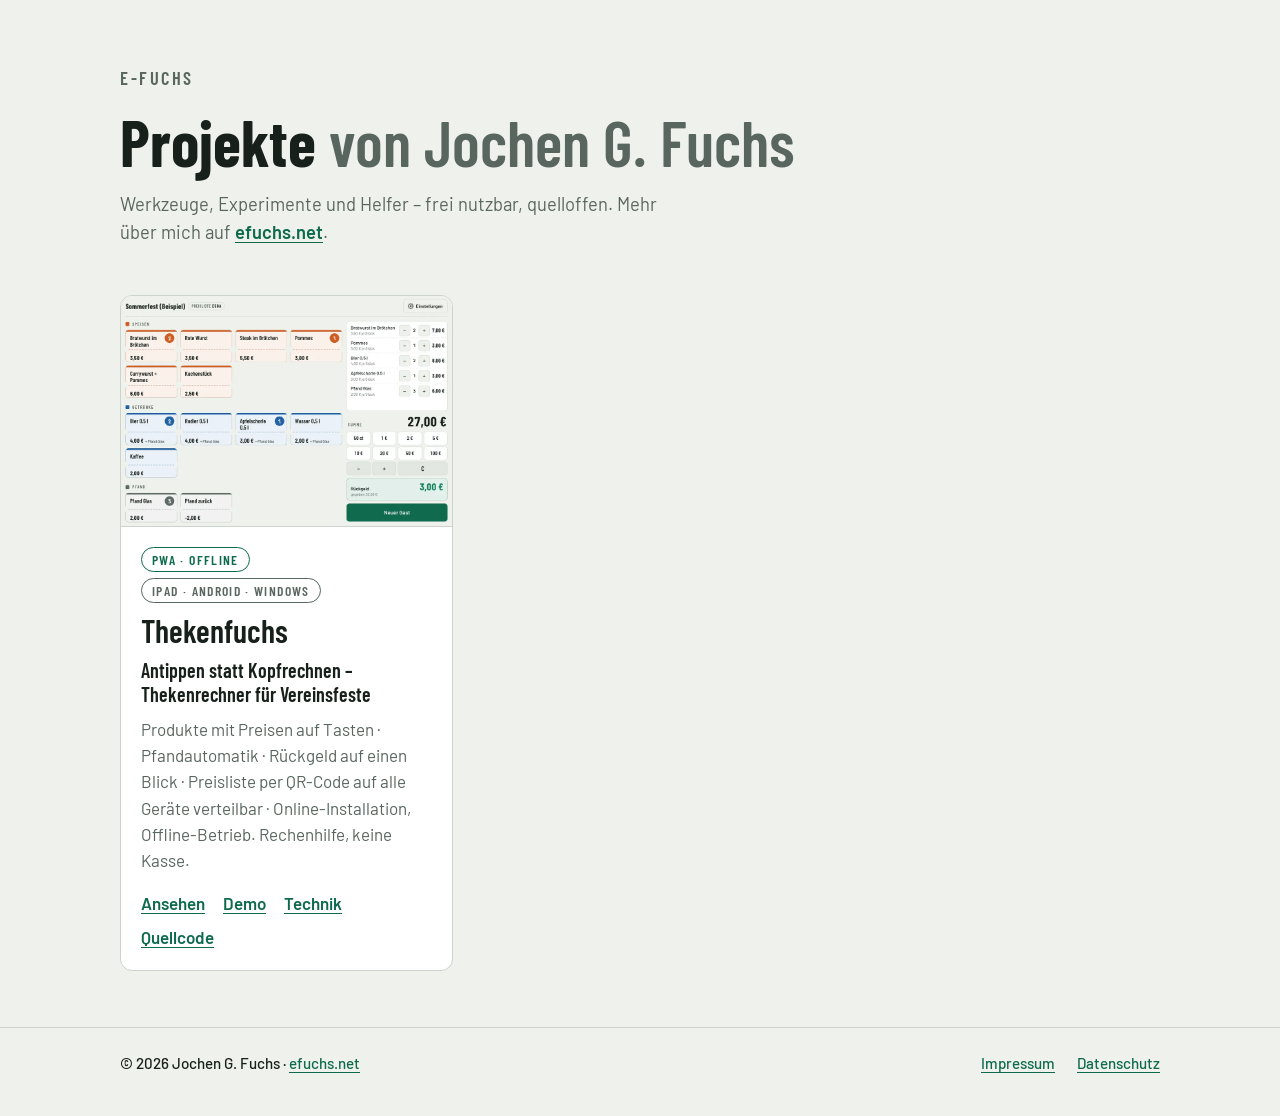
<file: index.html>
<!doctype html>
<html lang="de">
<head>
<meta charset="utf-8">
<meta name="viewport" content="width=device-width,initial-scale=1,viewport-fit=cover">
<title>e-fuchs · Projekte</title>
<meta name="description" content="Werkzeuge, Experimente und Helfer von Jochen G. Fuchs – frei nutzbar, quelloffen.">
<meta name="author" content="Jochen G. Fuchs, efuchs.net">
<meta name="theme-color" content="#EEF1EC" media="(prefers-color-scheme: light)">
<meta name="theme-color" content="#101513" media="(prefers-color-scheme: dark)">
<link rel="stylesheet" href="assets/style.css">
</head>
<body>
<a class="skip" href="#projekte">Zu den Projekten</a>

<header class="head">
  <div class="wrap">
    <p class="mark">e-fuchs</p>
    <h1>Projekte <span>von Jochen G. Fuchs</span></h1>
    <p>Werkzeuge, Experimente und Helfer – frei nutzbar, quelloffen. Mehr über mich auf <a href="https://efuchs.net">efuchs.net</a>.</p>
  </div>
</header>

<main id="projekte">
  <div class="wrap projects">

    <article class="project">
      <picture>
        <source srcset="assets/projects/thekenfuchs-dark.webp" media="(prefers-color-scheme: dark)">
        <img src="assets/projects/thekenfuchs.webp" width="960" height="667" loading="lazy"
             alt="Thekenfuchs auf dem iPad: Marken für Speisen, Getränke und Pfand, rechts Summe und Rückgeld.">
      </picture>
      <div class="project-body">
        <p class="badges"><span class="badge">PWA · offline</span><span class="badge muted">iPad · Android · Windows</span></p>
        <h2><a href="thekenfuchs/">Thekenfuchs</a></h2>
        <p class="sub">Antippen statt Kopfrechnen – Thekenrechner für Vereinsfeste</p>
        <p class="desc">Produkte mit Preisen auf Tasten · Pfandautomatik · Rückgeld auf einen Blick · Preisliste per QR-Code auf alle Geräte verteilbar · Online-Installation, Offline-Betrieb. Rechenhilfe, keine Kasse.</p>
        <p class="links">
          <a href="thekenfuchs/">Ansehen</a>
          <a href="thekenfuchs/demo/">Demo</a>
          <a href="thekenfuchs/technik/">Technik</a>
          <a href="https://github.com/E-Fuchs/thekenfuchs">Quellcode</a>
        </p>
      </div>
    </article>

  </div>
</main>

<footer class="foot">
  <div class="wrap">
    <span class="who">© 2026 Jochen G. Fuchs · <a href="https://efuchs.net">efuchs.net</a></span>
    <a href="https://efuchs.net/impressum/">Impressum</a>
    <a href="datenschutz.html">Datenschutz</a>
  </div>
</footer>
</body>
</html>
</file>
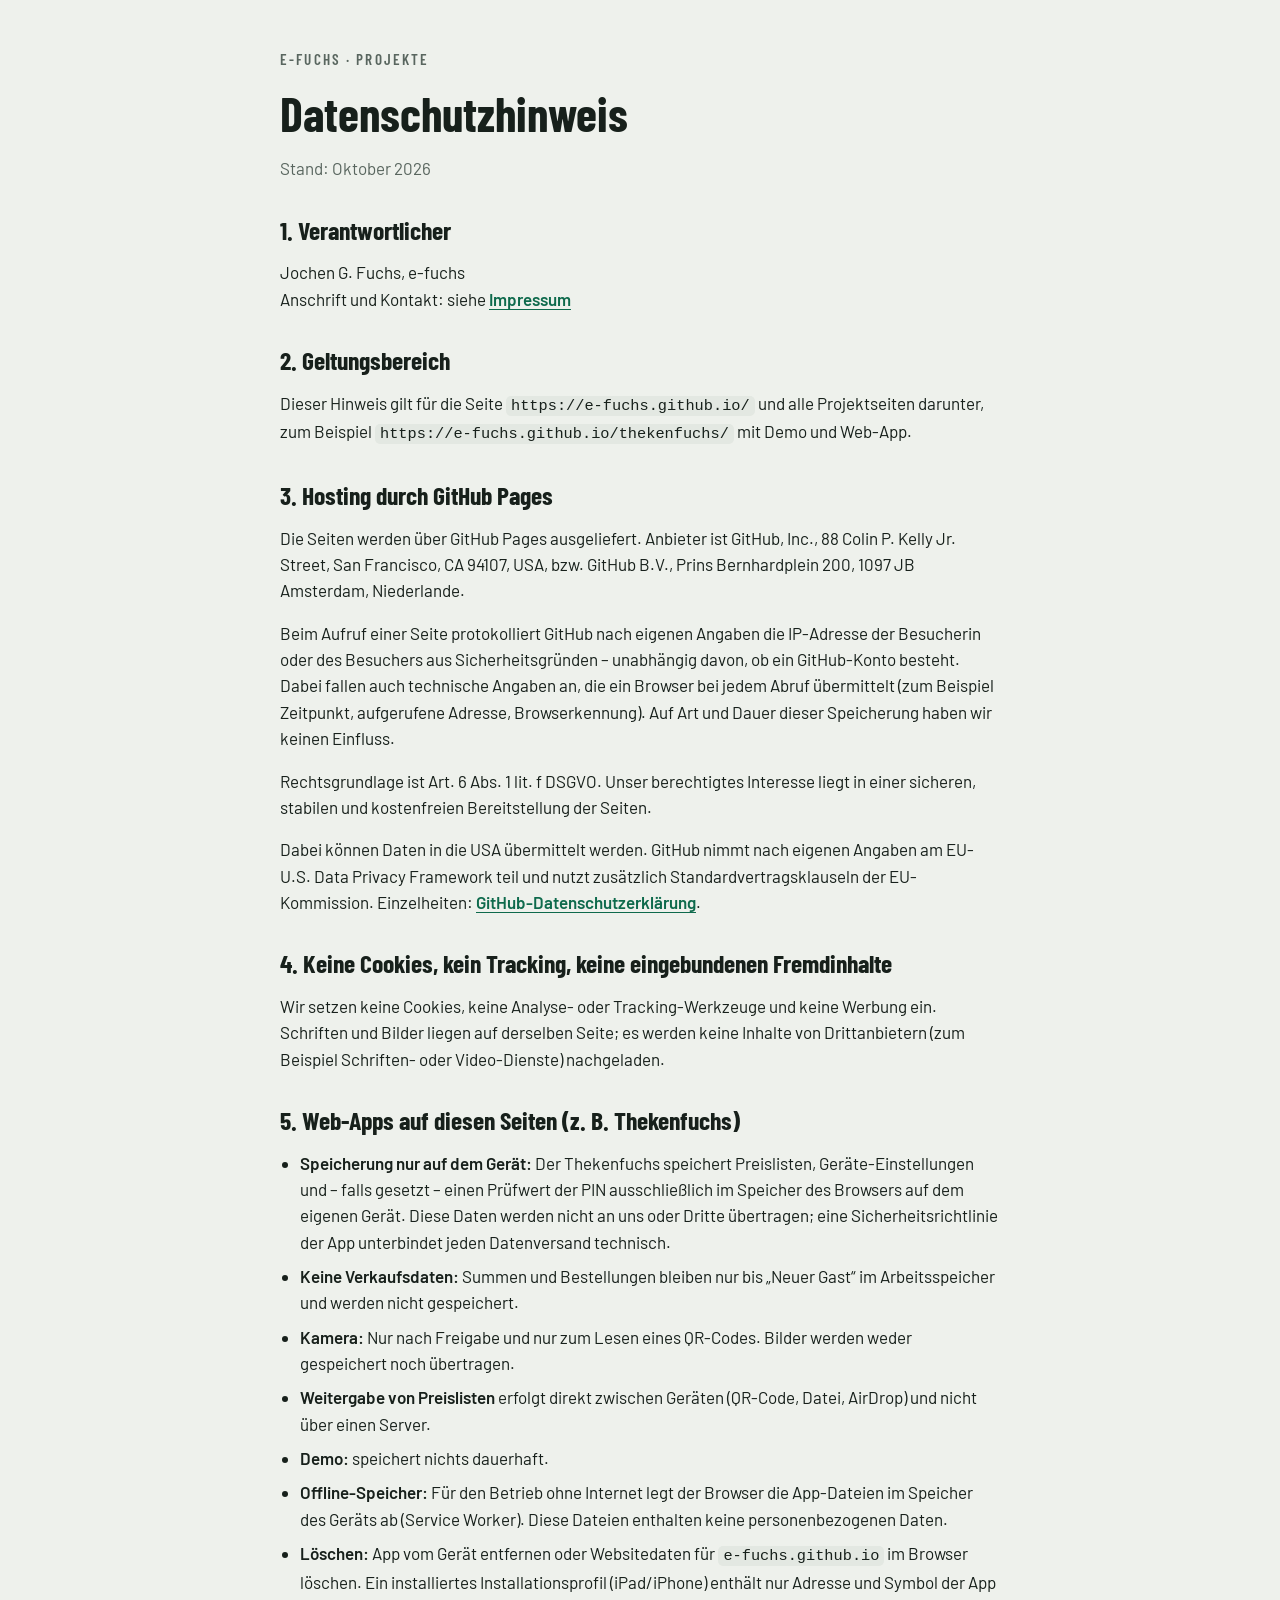
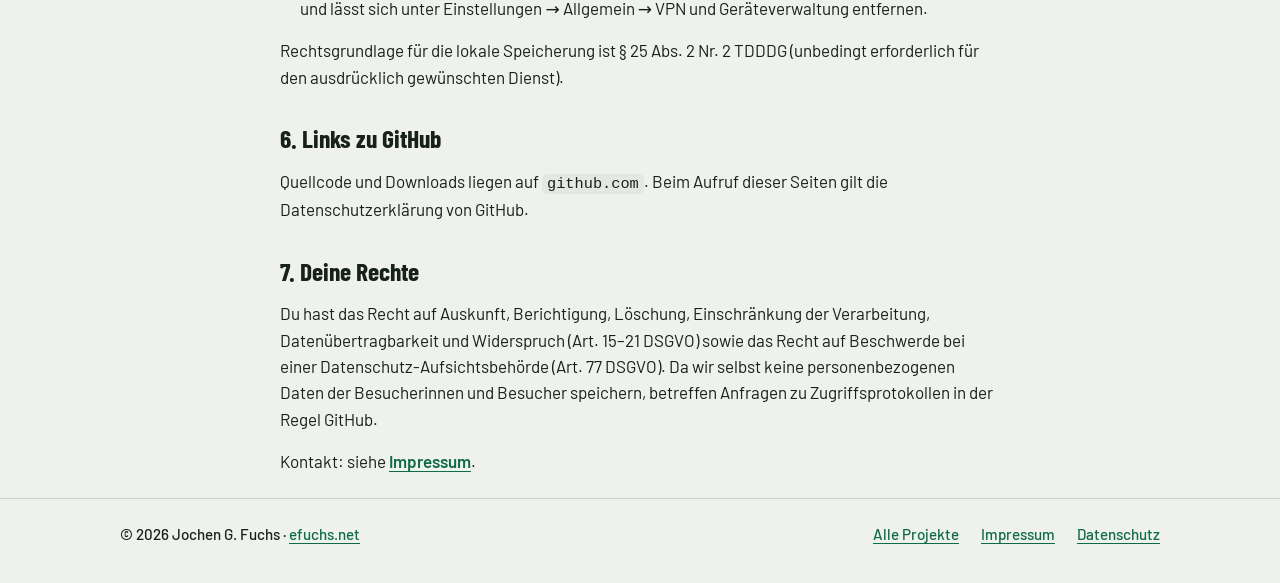
<file: datenschutz.html>
<!doctype html>
<html lang="de">
<head>
<meta charset="utf-8">
<meta name="viewport" content="width=device-width,initial-scale=1,viewport-fit=cover">
<title>Datenschutzhinweis · e-fuchs Projekte</title>
<meta name="description" content="Datenschutzhinweis für e-fuchs.github.io und alle Projektseiten darunter.">
<meta name="author" content="Jochen G. Fuchs, efuchs.net">
<meta name="theme-color" content="#EEF1EC" media="(prefers-color-scheme: light)">
<meta name="theme-color" content="#101513" media="(prefers-color-scheme: dark)">
<link rel="stylesheet" href="assets/style.css">
</head>
<body>
<main class="legal">
  <div class="wrap">
    <p class="mark"><a href="./">e-fuchs · Projekte</a></p>
    <h1>Datenschutzhinweis</h1>
    <p class="stand">Stand: Oktober 2026</p>

    <h2>1. Verantwortlicher</h2>
    <p>Jochen G. Fuchs, e-fuchs<br>Anschrift und Kontakt: siehe <a href="https://efuchs.net/impressum/">Impressum</a></p>

    <h2>2. Geltungsbereich</h2>
    <p>Dieser Hinweis gilt für die Seite <code>https://e-fuchs.github.io/</code> und alle Projektseiten darunter, zum Beispiel <code>https://e-fuchs.github.io/thekenfuchs/</code> mit Demo und Web-App.</p>

    <h2>3. Hosting durch GitHub Pages</h2>
    <p>Die Seiten werden über GitHub Pages ausgeliefert. Anbieter ist GitHub, Inc., 88 Colin P. Kelly Jr. Street, San Francisco, CA 94107, USA, bzw. GitHub B.V., Prins Bernhardplein 200, 1097 JB Amsterdam, Niederlande.</p>
    <p>Beim Aufruf einer Seite protokolliert GitHub nach eigenen Angaben die IP-Adresse der Besucherin oder des Besuchers aus Sicherheitsgründen – unabhängig davon, ob ein GitHub-Konto besteht. Dabei fallen auch technische Angaben an, die ein Browser bei jedem Abruf übermittelt (zum Beispiel Zeitpunkt, aufgerufene Adresse, Browserkennung). Auf Art und Dauer dieser Speicherung haben wir keinen Einfluss.</p>
    <p>Rechtsgrundlage ist Art. 6 Abs. 1 lit. f DSGVO. Unser berechtigtes Interesse liegt in einer sicheren, stabilen und kostenfreien Bereitstellung der Seiten.</p>
    <p>Dabei können Daten in die USA übermittelt werden. GitHub nimmt nach eigenen Angaben am EU-U.S. Data Privacy Framework teil und nutzt zusätzlich Standardvertragsklauseln der EU-Kommission. Einzelheiten: <a href="https://docs.github.com/de/site-policy/privacy-policies/github-general-privacy-statement">GitHub-Datenschutzerklärung</a>.</p>

    <h2>4. Keine Cookies, kein Tracking, keine eingebundenen Fremdinhalte</h2>
    <p>Wir setzen keine Cookies, keine Analyse- oder Tracking-Werkzeuge und keine Werbung ein. Schriften und Bilder liegen auf derselben Seite; es werden keine Inhalte von Drittanbietern (zum Beispiel Schriften- oder Video-Dienste) nachgeladen.</p>

    <h2>5. Web-Apps auf diesen Seiten (z. B. Thekenfuchs)</h2>
    <ul>
      <li><strong>Speicherung nur auf dem Gerät:</strong> Der Thekenfuchs speichert Preislisten, Geräte-Einstellungen und – falls gesetzt – einen Prüfwert der PIN ausschließlich im Speicher des Browsers auf dem eigenen Gerät. Diese Daten werden nicht an uns oder Dritte übertragen; eine Sicherheitsrichtlinie der App unterbindet jeden Datenversand technisch.</li>
      <li><strong>Keine Verkaufsdaten:</strong> Summen und Bestellungen bleiben nur bis „Neuer Gast“ im Arbeitsspeicher und werden nicht gespeichert.</li>
      <li><strong>Kamera:</strong> Nur nach Freigabe und nur zum Lesen eines QR-Codes. Bilder werden weder gespeichert noch übertragen.</li>
      <li><strong>Weitergabe von Preislisten</strong> erfolgt direkt zwischen Geräten (QR-Code, Datei, AirDrop) und nicht über einen Server.</li>
      <li><strong>Demo:</strong> speichert nichts dauerhaft.</li>
      <li><strong>Offline-Speicher:</strong> Für den Betrieb ohne Internet legt der Browser die App-Dateien im Speicher des Geräts ab (Service Worker). Diese Dateien enthalten keine personenbezogenen Daten.</li>
      <li><strong>Löschen:</strong> App vom Gerät entfernen oder Websitedaten für <code>e-fuchs.github.io</code> im Browser löschen. Ein installiertes Installationsprofil (iPad/iPhone) enthält nur Adresse und Symbol der App und lässt sich unter Einstellungen → Allgemein → VPN und Geräteverwaltung entfernen.</li>
    </ul>
    <p>Rechtsgrundlage für die lokale Speicherung ist § 25 Abs. 2 Nr. 2 TDDDG (unbedingt erforderlich für den ausdrücklich gewünschten Dienst).</p>

    <h2>6. Links zu GitHub</h2>
    <p>Quellcode und Downloads liegen auf <code>github.com</code>. Beim Aufruf dieser Seiten gilt die Datenschutzerklärung von GitHub.</p>

    <h2>7. Deine Rechte</h2>
    <p>Du hast das Recht auf Auskunft, Berichtigung, Löschung, Einschränkung der Verarbeitung, Datenübertragbarkeit und Widerspruch (Art. 15–21 DSGVO) sowie das Recht auf Beschwerde bei einer Datenschutz-Aufsichtsbehörde (Art. 77 DSGVO). Da wir selbst keine personenbezogenen Daten der Besucherinnen und Besucher speichern, betreffen Anfragen zu Zugriffsprotokollen in der Regel GitHub.</p>
    <p>Kontakt: siehe <a href="https://efuchs.net/impressum/">Impressum</a>.</p>
  </div>
</main>

<footer class="foot">
  <div class="wrap">
    <span class="who">© 2026 Jochen G. Fuchs · <a href="https://efuchs.net">efuchs.net</a></span>
    <a href="./">Alle Projekte</a>
    <a href="https://efuchs.net/impressum/">Impressum</a>
    <a href="datenschutz.html" aria-current="page">Datenschutz</a>
  </div>
</footer>
</body>
</html>
</file>
<file: assets/style.css>
/* e-fuchs · Projekte – Sammelseite.
   Ruhig, Karten mit 1 px Rand, gleiche Farben und Schriften wie die Projekte. Keine externen Ressourcen. */

@font-face{font-family:"Barlow Condensed";font-weight:600;font-style:normal;font-display:swap;src:url(fonts/barlow-condensed-latin-600-normal.woff2) format("woff2")}
@font-face{font-family:"Barlow Condensed";font-weight:700;font-style:normal;font-display:swap;src:url(fonts/barlow-condensed-latin-700-normal.woff2) format("woff2")}
@font-face{font-family:"Barlow";font-weight:400;font-style:normal;font-display:swap;src:url(fonts/barlow-latin-400-normal.woff2) format("woff2")}
@font-face{font-family:"Barlow";font-weight:500;font-style:normal;font-display:swap;src:url(fonts/barlow-latin-500-normal.woff2) format("woff2")}
@font-face{font-family:"Barlow";font-weight:600;font-style:normal;font-display:swap;src:url(fonts/barlow-latin-600-normal.woff2) format("woff2")}

:root{
  --bg:#EEF1EC; --surface:#FFFFFF; --sunk:#E3E8E2; --ink:#17201B; --muted:#59665F; --line:#CBD3CC; --accent:#0E6A4C;
  --font-key:"Barlow Condensed","Arial Narrow","Roboto Condensed",system-ui,sans-serif;
  --font-ui:"Barlow",system-ui,-apple-system,"Segoe UI",sans-serif;
  --r:12px; color-scheme:light;
}
@media (prefers-color-scheme: dark){:root{
  --bg:#101513; --surface:#18201C; --sunk:#0B0F0D; --ink:#E6ECE8; --muted:#9AA8A0; --line:#2C3832; --accent:#3FB386;
  color-scheme:dark;
}}

*,*::before,*::after{box-sizing:border-box}
html{-webkit-text-size-adjust:100%}
body{margin:0;background:var(--bg);color:var(--ink);font-family:var(--font-ui);font-size:1.0625rem;line-height:1.55}
img{max-width:100%;height:auto;display:block}
a{color:var(--accent);font-weight:600;text-underline-offset:.18em}
a:hover{text-decoration-thickness:2px}
:focus-visible{outline:3px solid var(--accent);outline-offset:3px;border-radius:4px}
h1,h2,h3{font-family:var(--font-key);line-height:1.08;text-wrap:balance;margin:0}
p{margin:0}
.wrap{max-width:1080px;margin:0 auto;padding-left:max(20px,env(safe-area-inset-left,0px));padding-right:max(20px,env(safe-area-inset-right,0px))}
.skip{position:absolute;left:-999px}
.skip:focus{left:16px;top:16px;background:var(--surface);padding:8px 12px;z-index:10}

.head .wrap{padding-block:64px 40px;display:flex;flex-direction:column;gap:14px}
.mark{font-family:var(--font-key);font-weight:600;letter-spacing:.14em;text-transform:uppercase;color:var(--muted);font-size:.95rem}
.head h1{font-size:clamp(2.6rem,6vw,4rem);font-weight:700}
.head h1 span{color:var(--muted);font-weight:600}
.head p{max-width:56ch;color:var(--muted);font-size:1.15rem}

.projects{display:grid;grid-template-columns:repeat(auto-fill,minmax(min(100%,320px),1fr));gap:20px;padding-block:8px 56px}
.project{background:var(--surface);border:1px solid var(--line);border-radius:var(--r);overflow:hidden;display:flex;flex-direction:column;min-width:0}
.project picture{border-bottom:1px solid var(--line);background:var(--sunk)}
.project-body{padding:20px;display:flex;flex-direction:column;gap:10px;flex:1}
.badges{display:flex;flex-wrap:wrap;gap:6px}
.badge{white-space:nowrap;font-family:var(--font-key);font-weight:600;font-size:.85rem;letter-spacing:.1em;text-transform:uppercase;
  color:var(--accent);border:1px solid currentColor;border-radius:999px;padding:1px 10px}
.project h2{font-size:2rem;font-weight:700}
.project h2 a{color:inherit;text-decoration:none}
.project h2 a:hover{text-decoration:underline}
.sub{font-family:var(--font-key);font-weight:600;font-size:1.25rem;line-height:1.2}
.desc{color:var(--muted)}
.links{display:flex;flex-wrap:wrap;gap:8px 18px;margin-top:auto;padding-top:6px}

.legal .wrap{padding-block:48px 24px;max-width:760px;display:flex;flex-direction:column;gap:16px}
.legal h1{font-size:clamp(2.2rem,5vw,3rem);font-weight:700}
.legal h2{font-size:1.6rem;font-weight:700;margin-top:18px}
.legal ul{margin:0;padding-left:1.2em;display:flex;flex-direction:column;gap:8px}
.legal .stand{color:var(--muted)}

.foot{border-top:1px solid var(--line)}
.foot .wrap{padding-block:24px 40px;display:flex;flex-wrap:wrap;gap:10px 22px;align-items:center;color:var(--muted);font-size:.95rem}
.foot .who{color:var(--ink);font-weight:500;margin-right:auto}
.foot a{font-weight:500}
code{font-family:ui-monospace,"SF Mono",Menlo,monospace;font-size:.9em;background:var(--sunk);padding:1px 5px;border-radius:5px;word-break:break-all}
.legal .mark a{color:var(--muted);text-decoration:none}
@media (max-width:640px){.head .wrap{padding-block:40px 28px}}
.badge.muted{color:var(--muted)}
</file>
